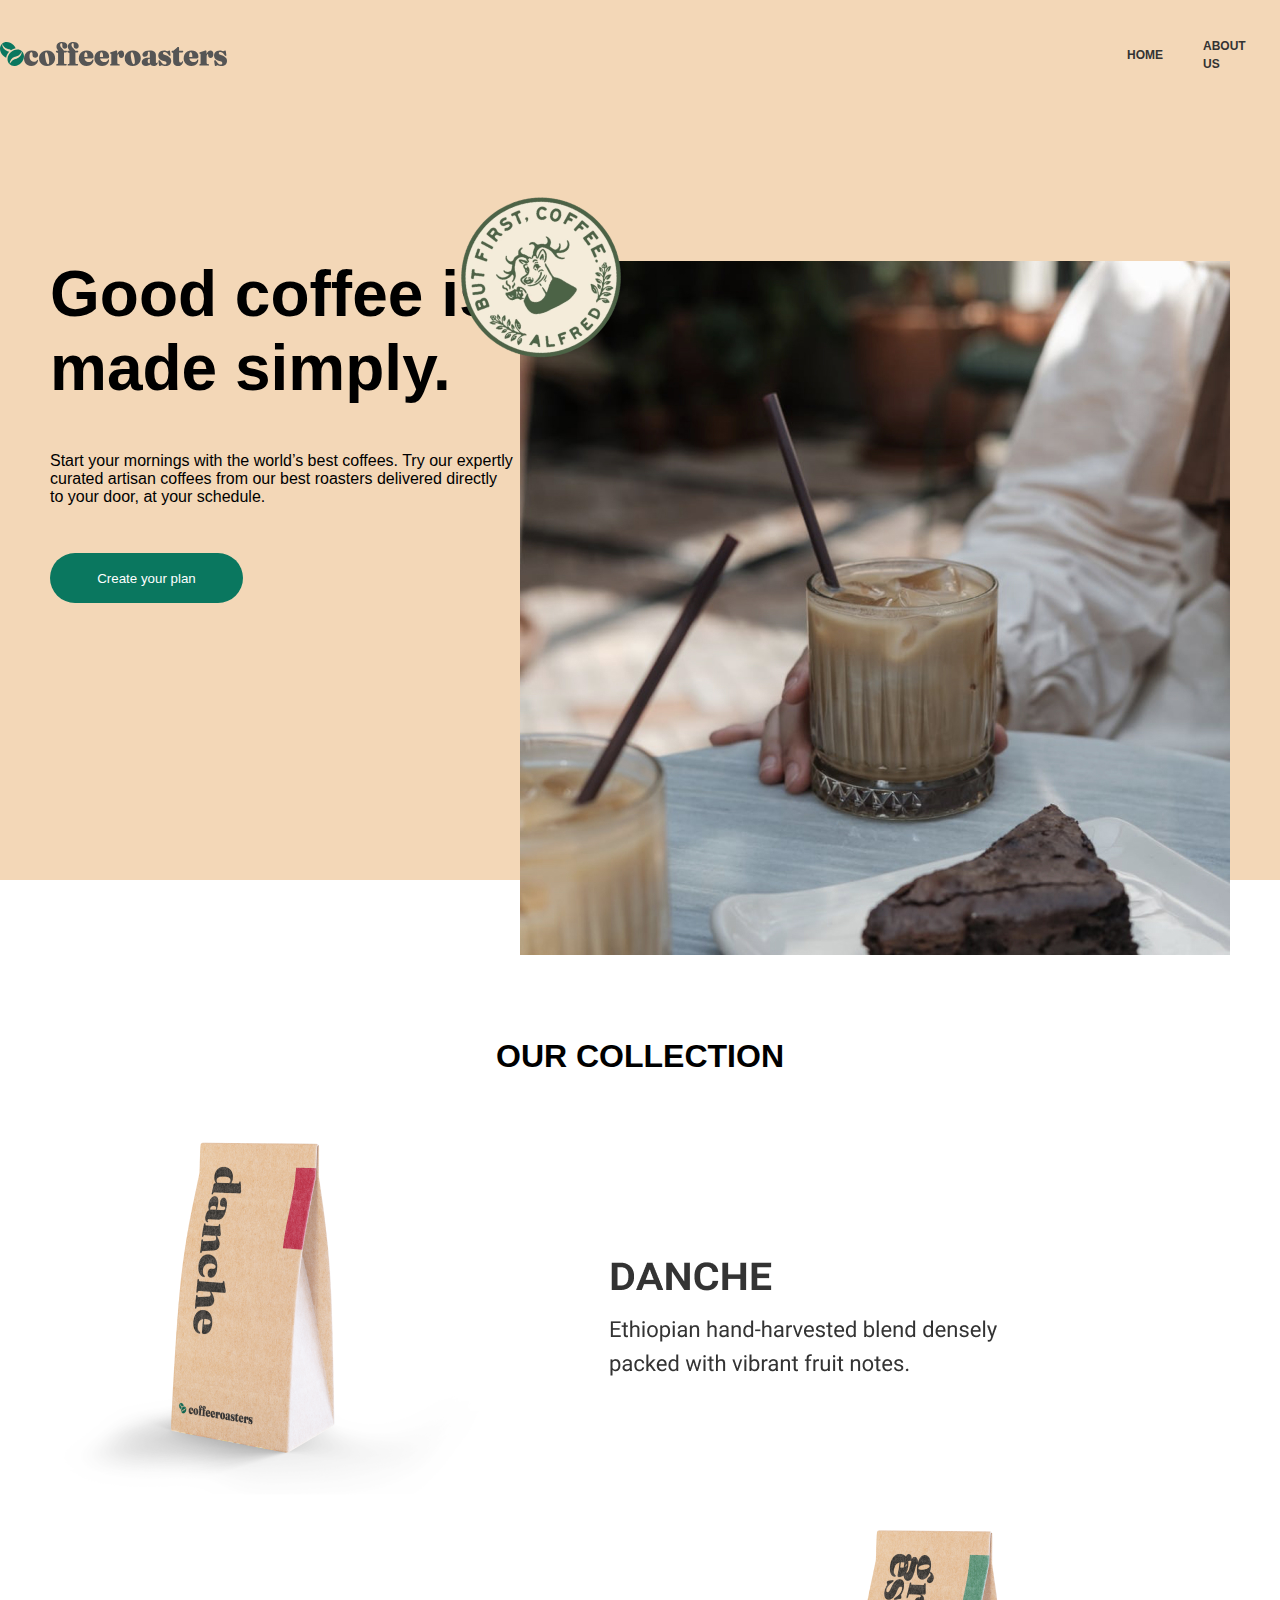
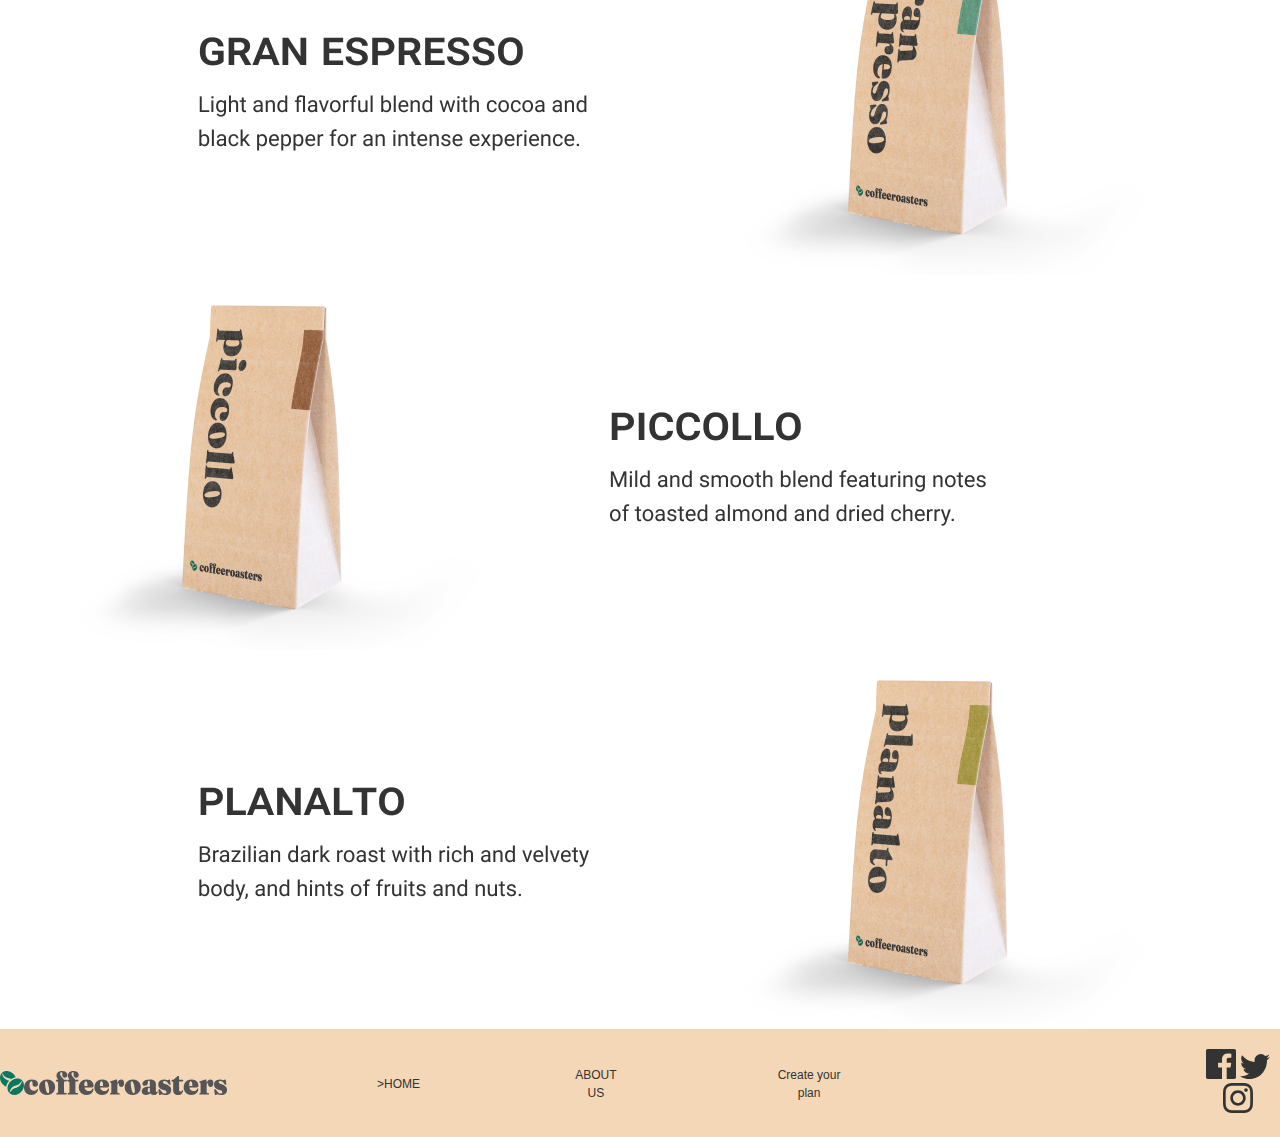
<file: index.html>
<!DOCTYPE html>
<html lang="en">

<head>
    <meta charset="UTF-8">
    <meta name="viewport" content="width=device-width, initial-scale=1.0">
    <title>Coffee Collection</title>
    <link rel="stylesheet" href="main.css">
</head>

<body>
    <header>
        <div class="container">
            <nav>
                <img src="/img/Group 3614 (1).svg" alt="Coffee logo">
                <ul>
                    
                    <li><a href="#">HOME</a></li>
                    <li><a href="about.html" target="_blank">ABOUT US</a></li>
                    <li><a href="#">Create your plan</a></li>
                </ul>
            </nav>
        </div>
        <div class="header_content">
            <div class="header_text">
                <h2>Good coffee is made simply.</h2>
                <p>Start your mornings with the world’s best coffees. Try our expertly curated artisan coffees from our
                    best roasters delivered directly to your door, at your schedule.</p>
                <button type="button">Create your plan</button>
            </div>
            <div class="header_img">
                <img src="/img/Rectangle 679.jpg" alt="Coffee setup">
                <img class="animat" src="/img/image 40 (3).png" alt="Animated coffee graphic">
            </div>
        </div>
    </header>

    <main>
        <div class="container1">
            <div class="paretent">
                <h1>OUR COLLECTION</h1>
                <div class="img">
                    <img src="img/Group 3629.png" alt="">
                </div>
            </div>
        </div>
    </main>

    <footer class="footer">
       
        <ul class="ul">
            <img src="img/Group 3614 (1).svg" alt="Coffee logo">
            <li><a href="#">>HOME </a></li>
            <li><a href="#"> ABOUT US </a></li>
            <li><a href="#">Create your plan</a></li>
            <div class="img2">
                <div class="img3">
                <img src="img/Path (1).svg" alt="">
                <img src="img/Path.svg" alt="">
                <img src="img/Shape.svg" alt="">
            </div>
            </div>
        </ul>
       
    </footer>
</body>
</html>
</file>
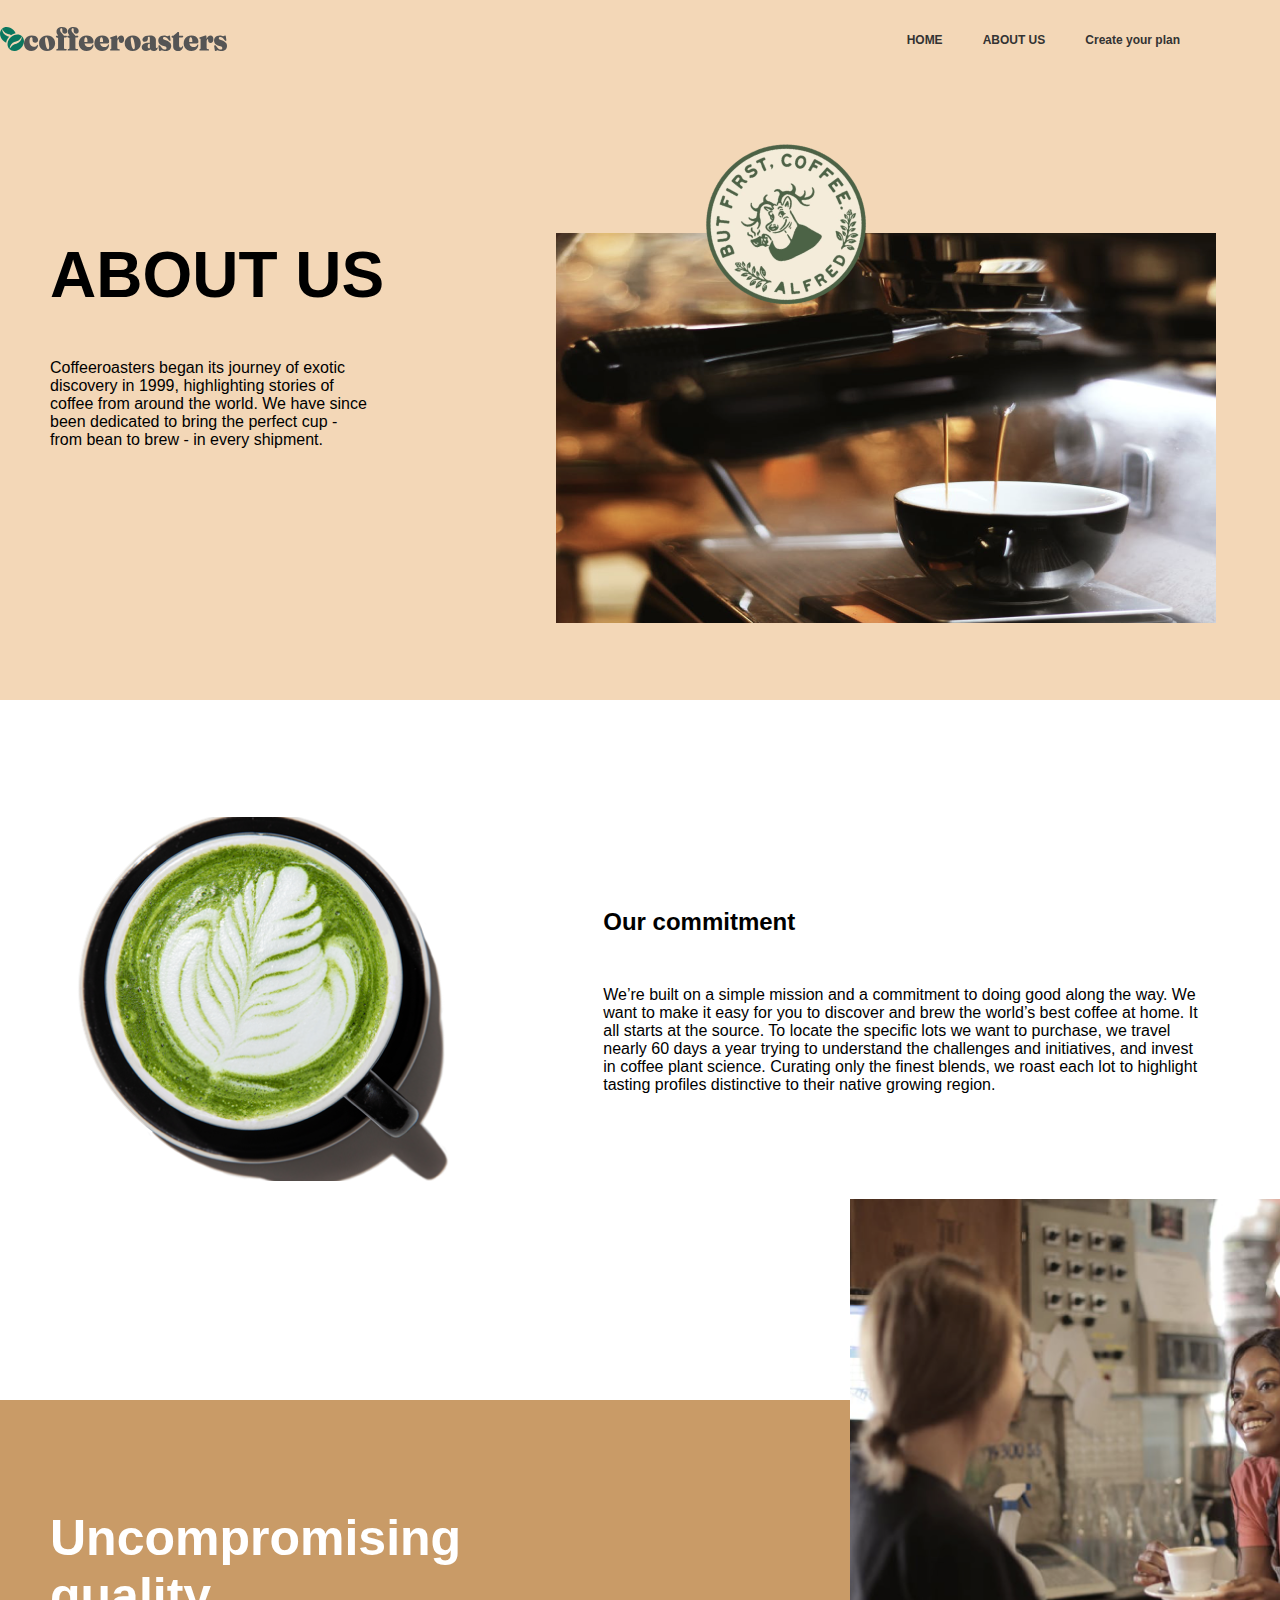
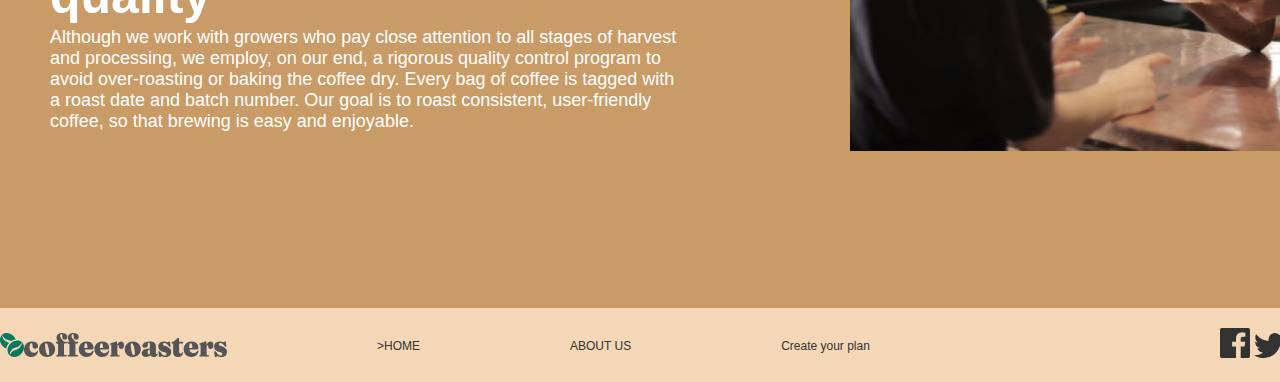
<file: about.html>
<!DOCTYPE html>
<html lang="en">
<head>
    <meta charset="UTF-8">
    <meta name="viewport" content="width=device-width, initial-scale=1.0">
    <title>Coffee ABOUT US</title>
    <link rel="stylesheet" href="us.css">
</head>
<body>
    <header>
        <div class="container">
            <nav>
                <img src="/img/Group 3614 (1).svg" alt="">
                <ul>
                    <li><a href="#">HOME</a></li>
                    <li><a href="#">ABOUT US</a></li>
                    <li><a href="#">Create your plan</a></li>
                </ul>
            </nav>
        </div>
        <div class="header_content">
            <div class="header_text">
                <h2>ABOUT US</h2>
                <p>Coffeeroasters began its journey of exotic discovery in 1999, highlighting stories of coffee from around the world. We have since been dedicated to bring the perfect cup - from bean to brew - in every shipment.</p>
                
            </div>
            <div class="header_img">
                <img src="img2/Rectangle 679 (3).png" alt="Coffee setup">
                <img class="animat" src="/img/image 40 (3).png" alt="Animated coffee graphic">
            </div>
        </div>
    </header>
    <main>
        <div class="main_content">
        <div class="main_img">
            <img src="img2/cup-6 1.png" alt="">
        </div>
        <div class="main_text">
            <h2>Our commitment</h2>
            <p>We’re built on a simple mission and a 
                commitment to doing good along the way. 
                We want to make it easy for you to discover 
                and brew the world’s best coffee at home. 
                It all starts at the source. To locate the 
                specific lots we want to purchase, we travel nearly 60 days
                 a year trying to understand the challenges and  initiatives,
                 and invest in coffee plant science. Curating only the finest blends, we roast each lot to highlight 
                tasting profiles distinctive to their native growing region.</p>
        </div>
    </div>
    </main>
    <div class="div_footer">
        <div class="perent">
        <div class="div_text">
            <h2>Uncompromising quality</h2>
            <p>Although we work with growers who pay close attention to all stages of harvest and processing,
                 we employ, on our end, a rigorous quality control program to avoid over-roasting or baking the coffee dry.
                  Every bag of coffee is tagged with a roast date and batch number. Our goal is to roast consistent, 
                  user-friendly coffee, so that brewing is easy and enjoyable.</p>
        </div>
         
        <div class="div_img">
            <img src="img2/Rectangle 681.png" alt="">
        </div>
    </div>
    </div>
        <footer class="footer">
       
            <ul class="ul">
                <img src="img/Group 3614 (1).svg" alt="Coffee logo">
                <li><a href="#">>HOME </a></li>
                <li><a href="#"> ABOUT US </a></li>
                <li><a href="#">Create your plan</a></li>
                <div class="img2">
                    <div class="img3">
                    <img src="img/Path (1).svg" alt="">
                    <img src="img/Path.svg" alt="">
                    <img src="img/Shape.svg" alt="">
                </div>
                </div>
            </ul>
           
    
    </footer>
   
</body>
</html>
</file>
<file: main.css>
* {
    padding: 0;
    margin: 0;
    box-sizing: border-box;
    list-style: none;
    text-decoration: none;
    font-family: Arial, Helvetica, sans-serif;
}

.container {
    max-width: 1800px;
    width: 100%;
    margin: 0 auto;
}

header {
    background-color: #F3D7B7;
    height: 880px;
    margin-bottom: 108px;
    width: 100%;
}

nav {
    display: flex;
    align-items: center;
    padding-top: 27px;
}

nav ul {
    display: flex;
    gap: 40px;
    align-items: center;
    justify-content: space-around;
    margin-left: 900px;
}

nav ul a {
    font-size: 12px;
    font-weight: 600;
    color: #333;
}

.header_content {
    display: flex;
    align-items: center;
    justify-content: space-between;
}

.header_text h2 {
    font-size: 64px;
    font-weight: 700;
    margin-bottom: 47px;
    width: 447px;
}

.header_text p {
    width: 464px;
    margin-bottom: 47px;
}

.header_text {
    padding-left: 50px;
}

.header_text button {
    background: #0A775F;
    color: white;
    border: none;
    outline: none;
    border-radius: 100px;
    width: 193px;
    height: 50px;
    cursor: pointer;
}

.animat {
    position: absolute;
    left: -85px;
    top: -90px;
    animation: animate 5s infinite;
}

.header_img {
    position: relative;
    bottom: -180px;
    right: 50px;
}

@keyframes animate {
    0% {
        transform: rotate(0deg);
    }

    50% {
        transform: rotate(-180deg);
    }

    100% {
        transform: rotate(-360deg);
    }
}

.container1 {
    max-width: 1200px;
    margin: 0 auto;
    width: 100%;
}

.paretent {
    position: relative;
    top: 50px;
}

.div {
    display: flex;
    justify-content: space-between;
    align-items: center;
    margin-bottom: 20px;
}

.div1 p {
    width: 350px;
}

h1 {
    text-align: center;
    margin: 50px 0;
}

.h0 {
    margin-top: 200px;
}

.gq {
    width: 500px;
    height: 500px;
    position: relative;
    left: 40px;
}

.div2 {
    display: flex;
    align-items: center;
}

.div3 {
    margin-left: 100px;
}



.footer {
    background-color: #F3D7B7;
    text-align: center;
    padding: 20px 0;
    margin-top: 50px;
    
}

.footer .ul {
    display: flex;
    gap: 150px;
    align-items: center;
}

.footer ul a {
    font-size: 12px;
    color: #333;  
}
.img2{
    margin-left: 200px;
}
</file>
<file: us.css>
* {
    padding: 0;
    margin: 0;
    box-sizing: border-box;
    list-style: none;
    text-decoration: none;
    font-family: Arial, Helvetica, sans-serif;
}

.container {
    max-width: 1800px;
    width: 100%;
    margin: 0 auto;
}

header {
    background-color: #F3D7B7;
    height: 700px;
    margin-bottom: 108px;
    width: 100%;
}

nav {
    display: flex;
    justify-content: space-between;
    align-items: center;
    padding-top: 27px;
}

nav ul {
    display: flex;
    gap: 40px;
    align-items: center;
    justify-content: space-around;
   position: relative;
   left: -100px;
}

nav ul a {
    font-size: 12px;
    font-weight: 600;
    color: #333;
}
.header_content {
    display: flex;
    align-items: center;
    justify-content: space-between;
}
.header_img{
    margin-top: 182px;
    padding-right: 64px;
}
.header_text h2 {
    font-size: 64px;
    font-weight: 700;
    margin-bottom: 47px;
    width: 447px;
    padding-left: 50px;
}
.header_text p{
    width: 370px;
    height: 81px;
    padding-left: 50px;
}
.animat {
    position: absolute;
    left: 680px;
    top: 118px;
    animation: animate 5s infinite;
}
.main_content{
    display: flex;
    align-items: center;
    justify-content: space-around;

}
.main_text{
    align-items: center;
    margin-top: 100px;
}
.main_text p{
    width: 600px;
    height: 207px;
    margin-top: 50px;
}
.div_footer{
    position: absolute;
    top: 1400px;
    width: 1800px;
    height: 510px;
    background-color: #C99B67;
}
.perent{
    display: flex;
    position: relative;
    top: 109px;
    left: 50px;
}
.div_text h2{
    width: 397px;
    height: 118px;
    font-size: 50px;
    font-weight: 700;
    color: white;
}
.div_text p{
    width: 639px;
    height: 150px;
    font-size: 18px;
    gap: 100px;
    color: white;
}
.div_img{
    position: absolute;
    left: 800px;
    top:-310px;
}
.footer {
    position: absolute;
    top: 1858px;
    background-color: #F3D7B7;
    text-align: center;
    padding: 20px 0;
    margin-top: 50px;
    width: 1800px;
}

.footer .ul {
    display: flex;
    gap: 150px;
    align-items: center;
}

.footer ul a {
    font-size: 12px;
    color: #333;  
}
.img2{
    margin-left: 200px;
}
</file>
